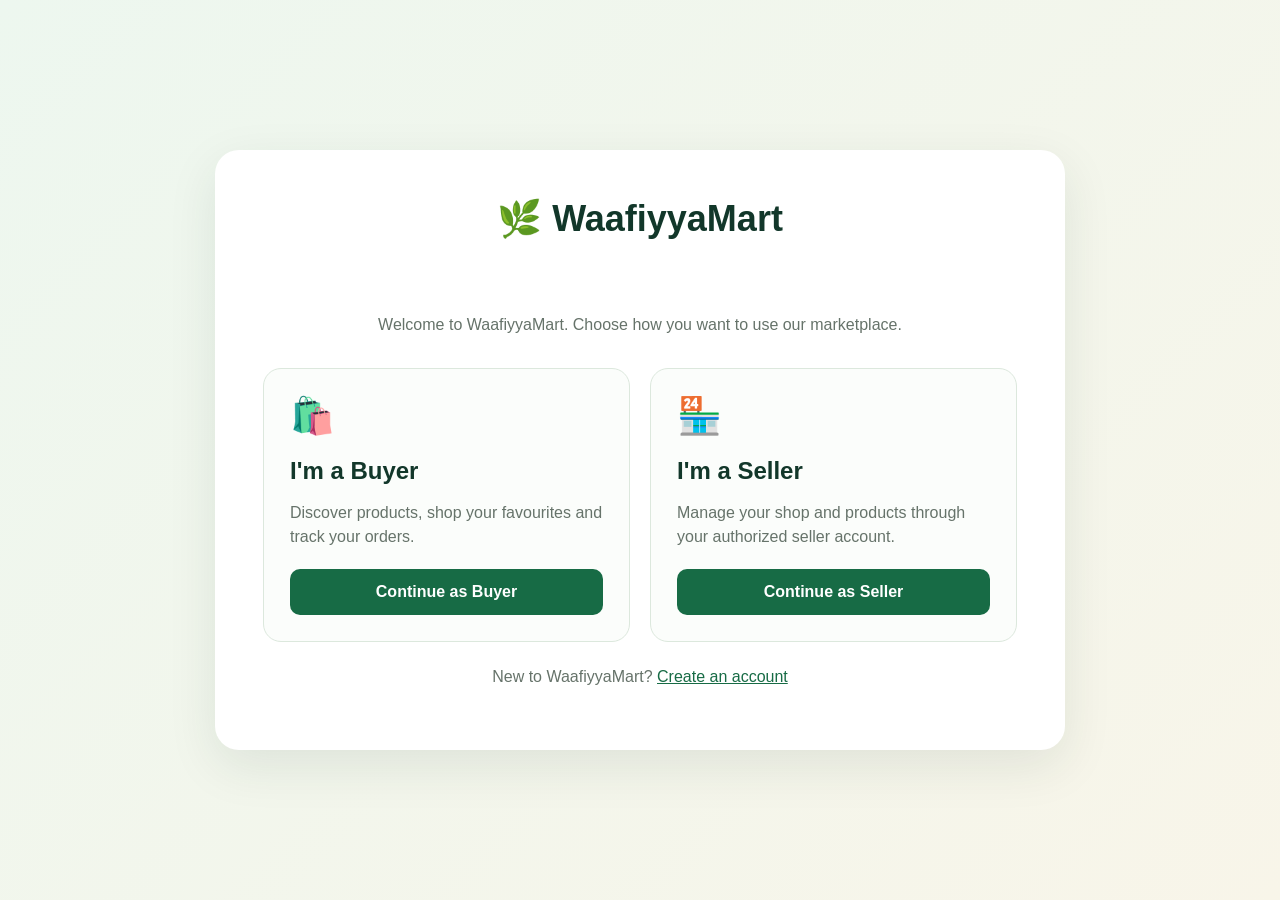
<file: public/index.html>
<!DOCTYPE html>
<html lang="en">
<head>
  <meta charset="UTF-8">
  <meta name="viewport" content="width=device-width, initial-scale=1.0">
  <meta name="theme-color" content="#12372a">
  <title>WaafiyyaMart | Welcome</title>
  <link rel="stylesheet" href="style.css">
  <style>
    .welcome-page {
      min-height: 100vh;
      display: grid;
      place-items: center;
      padding: 24px;
      background: linear-gradient(135deg, #edf7ef, #f8f5e9);
      font-family: Arial, sans-serif;
    }
    .welcome-card {
      width: min(100%, 850px);
      padding: clamp(24px, 5vw, 48px);
      background: #fff;
      border-radius: 24px;
      box-shadow: 0 16px 50px #12372a18;
      text-align: center;
    }
    .welcome-brand {
      color: #12372a;
      font-size: clamp(25px, 5vw, 36px);
      font-weight: 800;
      margin-bottom: 14px;
    }
    .welcome-subtitle {
      color: #66736a;
      line-height: 1.6;
      margin-bottom: 30px;
    }
    .role-options {
      display: grid;
      grid-template-columns: repeat(2, minmax(0, 1fr));
      gap: 20px;
      text-align: left;
    }
    .role-card {
      padding: 26px;
      border: 1px solid #dce8dd;
      border-radius: 18px;
      background: #fbfdfb;
    }
    .role-icon {
      font-size: 36px;
    }
    .role-card h2 {
      color: #12372a;
      margin-bottom: 8px;
    }
    .role-card p {
      color: #66736a;
      line-height: 1.5;
      min-height: 48px;
    }
    .role-button {
      display: block;
      width: 100%;
      box-sizing: border-box;
      padding: 14px;
      margin-top: 20px;
      background: #176b45;
      color: #fff;
      text-decoration: none;
      text-align: center;
      border-radius: 10px;
      font-weight: 700;
    }
    .role-button:hover {
      background: #105536;
    }
    .welcome-footer {
      margin-top: 26px;
      color: #66736a;
    }
    .welcome-footer a {
      color: #176b45;
    }
    @media (max-width: 600px) {
      .role-options { grid-template-columns: 1fr; }
      .role-card p { min-height: 0; }
    }
  </style>
</head>
<body>
  <main class="welcome-page">
    <section class="welcome-card">
      <div class="welcome-brand">🌿 WaafiyyaMart</div>
      <h1>How would you like to continue?</h1>
      <p class="welcome-subtitle">
        Welcome to WaafiyyaMart. Choose how you want to use our marketplace.
      </p>

      <div class="role-options">
        <article class="role-card">
          <div class="role-icon" aria-hidden="true">🛍️</div>
          <h2>I'm a Buyer</h2>
          <p>Discover products, shop your favourites and track your orders.</p>
          <a class="role-button" href="login.html?role=buyer">
            Continue as Buyer
          </a>
        </article>

        <article class="role-card">
          <div class="role-icon" aria-hidden="true">🏪</div>
          <h2>I'm a Seller</h2>
          <p>Manage your shop and products through your authorized seller account.</p>
          <a class="role-button" href="login.html?role=seller">
            Continue as Seller
          </a>
        </article>
      </div>

      <p class="welcome-footer">
        New to WaafiyyaMart?
        <a href="register.html">Create an account</a>
      </p>
    </section>
  </main>
</body>
</html>
</file>
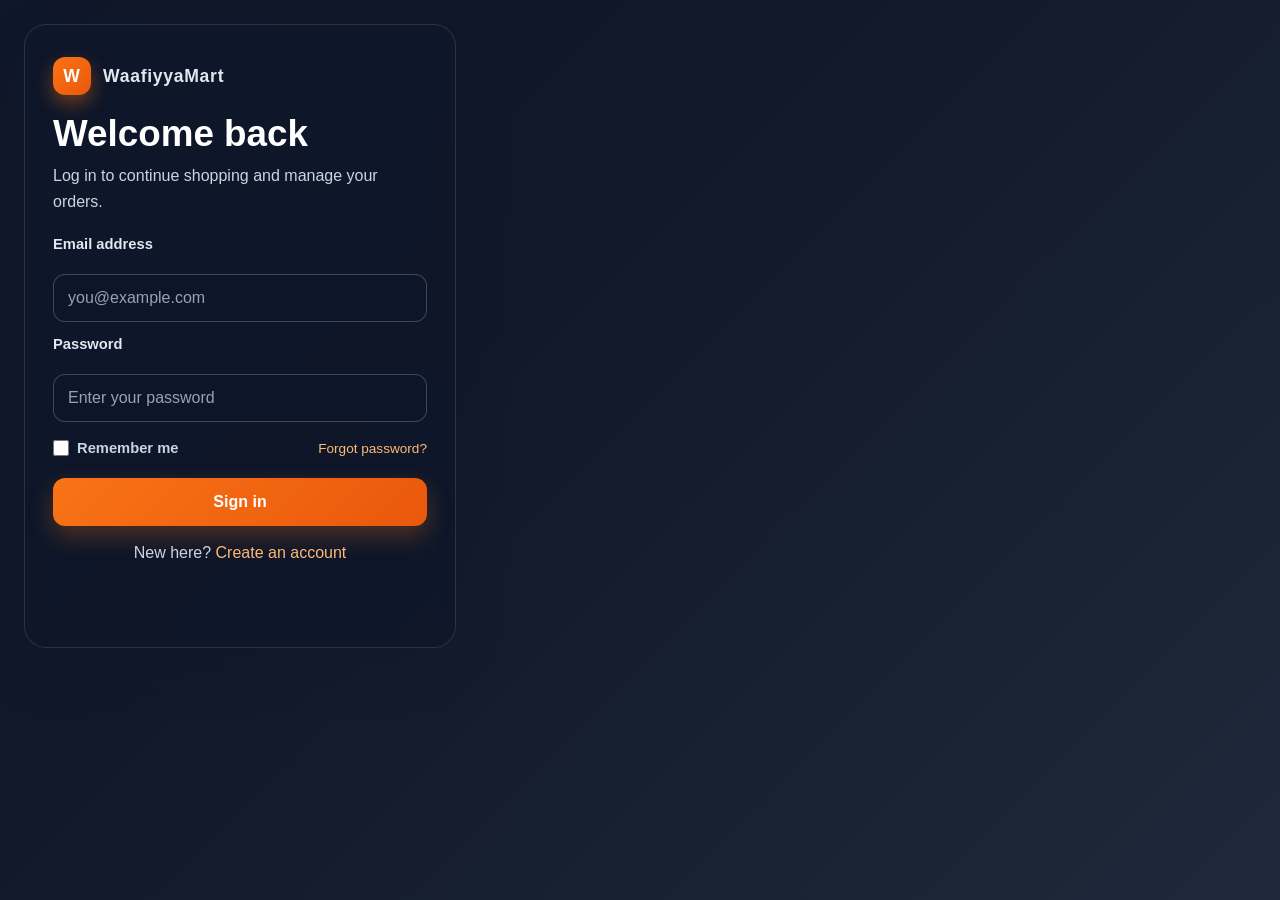
<file: public/login.html>
<!DOCTYPE html>
<html lang="en">
  <head>
    <meta charset="UTF-8" />
    <meta name="viewport" content="width=device-width, initial-scale=1.0" />
    <title>WaafiyyaMart | Login</title>
    <link rel="stylesheet" href="style.css" />
  </head>
  <body>
    <main class="auth-shell">
      <section class="auth-card">
        <div class="brand-row" aria-label="WaafiyyaMart brand">
          <div class="brand-mark">W</div>
          <span>WaafiyyaMart</span>
        </div>

        <h1>Welcome back</h1>
        <p class="subtitle">Log in to continue shopping and manage your orders.</p>

        <form id="loginForm" novalidate>
          <label for="email">Email address</label>
          <input
            id="email"
            name="email"
            type="email"
            placeholder="you@example.com"
            autocomplete="email"
            required
          />

          <label for="password">Password</label>
          <input
            id="password"
            name="password"
            type="password"
            placeholder="Enter your password"
            autocomplete="current-password"
            required
          />

          <div class="form-row">
            <label class="checkbox-row" for="rememberMe">
              <input id="rememberMe" type="checkbox" />
              <span>Remember me</span>
            </label>
            <a href="#" onclick="alert('Password reset is not available yet. Please contact the site administrator.'); return false;">Forgot password?</a>
          </div>

          <button type="submit">Sign in</button>
        </form>

        <p class="switch-text">
          New here?
          <a href="register.html">Create an account</a>
        </p>

        <p id="loginMessage" class="message" role="status" aria-live="polite"></p>
      </section>
    </main>

    <script src="app.js"></script>
  </body>
</html>
</file>
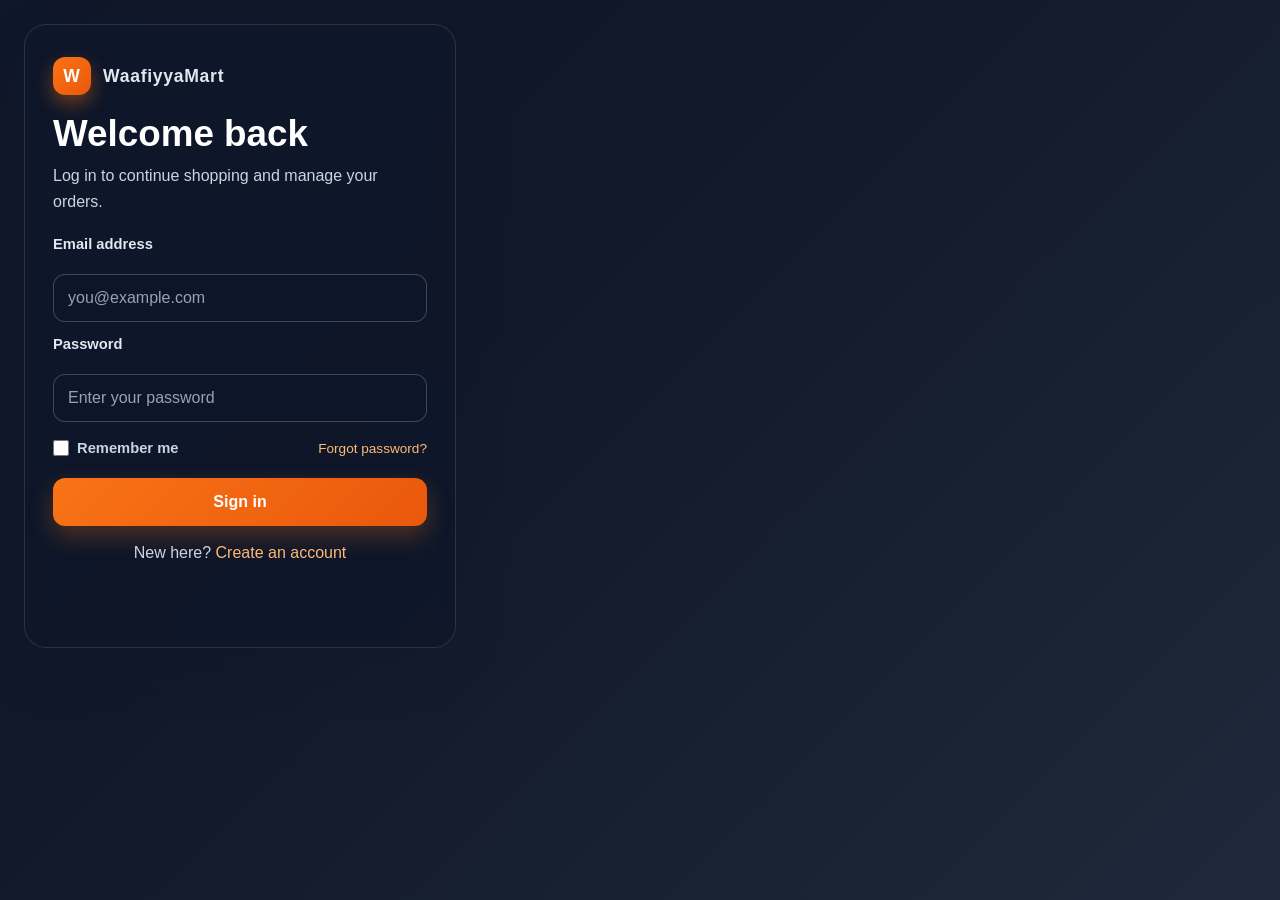
<file: public/order-history.html>
<!DOCTYPE html>
<html lang="en">

<head>
    <meta charset="UTF-8">

    <meta
        name="viewport"
        content="width=device-width, initial-scale=1.0"
    >

    <title>My Orders - WaafiyyaMart</title>

    <style>

        * {
            box-sizing: border-box;
        }


        body {
            margin: 0;

            min-height: 100vh;

            font-family:
                Arial,
                Helvetica,
                sans-serif;

            background:
                #0f172a;

            color:
                #f8fafc;
        }


        .page {
            width: 100%;

            max-width: 1100px;

            margin: 0 auto;

            padding:
                40px 24px 60px;
        }


        .topbar {
            display: flex;

            justify-content: space-between;

            align-items: center;

            gap: 20px;

            margin-bottom: 40px;
        }


        .brand {
            font-size: 28px;

            font-weight: 800;

            color: #ffffff;
        }


        .brand span {
            color: #f97316;
        }


        .top-actions {
            display: flex;

            gap: 12px;

            flex-wrap: wrap;
        }


        .button {
            display: inline-block;

            padding:
                11px 18px;

            border-radius: 10px;

            text-decoration: none;

            font-weight: 700;

            border: 1px solid #334155;

            color: #ffffff;

            background: #172033;

            cursor: pointer;
        }


        .button:hover {
            background: #243047;
        }


        .button.primary {
            background: #f97316;

            border-color: #f97316;
        }


        .button.primary:hover {
            background: #ea580c;
        }


        .heading {
            margin-bottom: 28px;
        }


        .heading .eyebrow {
            margin: 0 0 8px;

            color: #fb923c;

            font-size: 14px;

            font-weight: 800;

            letter-spacing: 2px;

            text-transform: uppercase;
        }


        .heading h1 {
            margin: 0;

            font-size: 42px;

            line-height: 1.1;
        }


        .heading p {
            color: #94a3b8;

            font-size: 17px;

            margin-top: 12px;
        }


        #ordersContainer {
            display: grid;

            gap: 20px;
        }


        .order-card {
            background: #111827;

            border: 1px solid #273449;

            border-radius: 18px;

            padding: 24px;

            box-shadow:
                0 15px 40px
                rgba(0, 0, 0, 0.18);
        }


        .order-header {
            display: flex;

            justify-content: space-between;

            align-items: flex-start;

            gap: 20px;

            padding-bottom: 18px;

            border-bottom:
                1px solid #263247;
        }


        .order-number {
            margin: 0;

            font-size: 22px;

            font-weight: 800;
        }


        .order-date {
            margin-top: 7px;

            color: #94a3b8;

            font-size: 14px;
        }


        .status {
            display: inline-block;

            padding:
                7px 12px;

            border-radius: 999px;

            background: #332315;

            color: #fb923c;

            font-size: 13px;

            font-weight: 800;

            text-transform: capitalize;
        }


        .order-items {
            margin-top: 18px;

            display: grid;

            gap: 10px;
        }


        .order-item {
            display: flex;

            justify-content: space-between;

            align-items: center;

            gap: 20px;

            padding:
                14px 16px;

            background: #172033;

            border-radius: 12px;
        }


        .item-name {
            font-weight: 700;
        }


        .item-details {
            margin-top: 5px;

            color: #94a3b8;

            font-size: 14px;
        }


        .item-price {
            font-weight: 800;

            white-space: nowrap;
        }


        .order-footer {
            display: flex;

            justify-content: flex-end;

            align-items: center;

            margin-top: 20px;

            padding-top: 18px;

            border-top:
                1px solid #263247;
        }


        .order-total {
            font-size: 21px;

            font-weight: 800;
        }


        .empty-state {
            text-align: center;

            padding:
                60px 20px;

            border:
                1px dashed #334155;

            border-radius: 18px;

            background: #111827;
        }


        .empty-state h2 {
            margin-top: 0;
        }


        .empty-state p {
            color: #94a3b8;
        }


        .loading {
            text-align: center;

            padding: 50px;

            color: #94a3b8;
        }


        .error {
            padding: 18px;

            border-radius: 12px;

            background: #3f1d1d;

            border:
                1px solid #7f1d1d;

            color: #fecaca;

            text-align: center;
        }


        @media (max-width: 700px) {

            .page {
                padding:
                    25px 16px 40px;
            }


            .topbar {
                align-items: flex-start;

                flex-direction: column;
            }


            .heading h1 {
                font-size: 34px;
            }


            .order-header {
                flex-direction: column;
            }


            .order-item {
                align-items: flex-start;

                flex-direction: column;
            }


            .order-footer {
                justify-content: flex-start;
            }
        }

    </style>
</head>


<body>

    <main class="page">

        <header class="topbar">

            <div class="brand">
                Waafiyya<span>Mart</span>
            </div>


            <div class="top-actions">

                <a
                    class="button"
                    href="products.html"
                >
                    Back to Shop
                </a>

                <button
                    class="button primary"
                    id="refreshBtn"
                >
                    Refresh Orders
                </button>

            </div>

        </header>


        <section class="heading">

            <p class="eyebrow">
                Account
            </p>

            <h1>
                My Orders
            </h1>

            <p>
                View your previous orders and order details.
            </p>

        </section>


        <section id="ordersContainer">

            <div class="loading">
                Loading your orders...
            </div>

        </section>

    </main>


    <script src="order-history.js"></script>

</body>

</html>
</file>
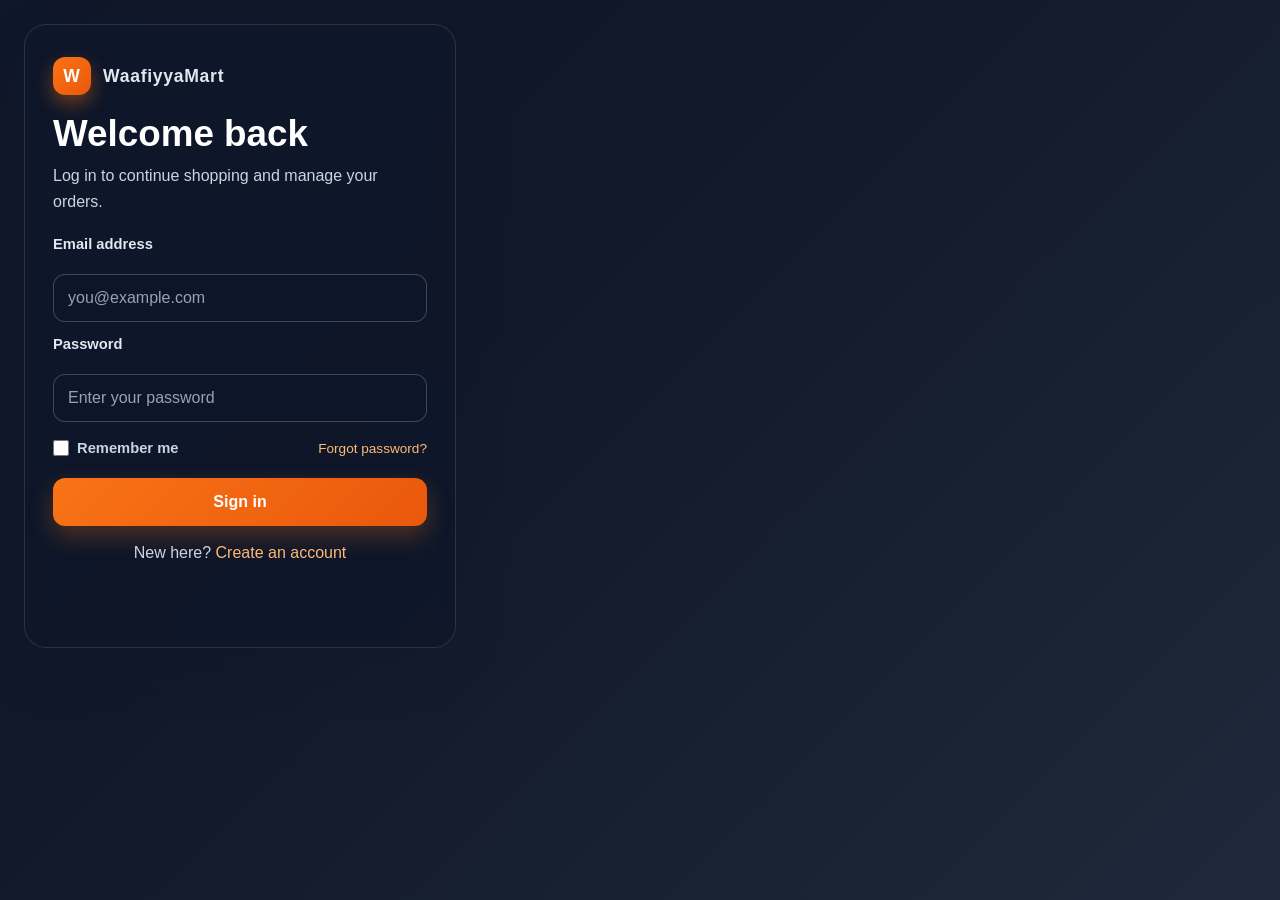
<file: public/products.html>
<!DOCTYPE html>
<html lang="en">

<head>

    <meta charset="UTF-8" />

    <meta
        name="viewport"
        content="width=device-width, initial-scale=1.0"
    />

    <title>WaafiyyaMart | Shop</title>

    <link
        rel="stylesheet"
        href="style.css"
    />

    <style>

        /* --------------------------------------------------
           ORDER HISTORY BUTTON
        -------------------------------------------------- */

        .order-history-btn {
            display: inline-block;

            padding: 10px 16px;

            border-radius: 10px;

            background: #172033;

            border: 1px solid #334155;

            color: #ffffff;

            text-decoration: none;

            font-weight: 700;

            cursor: pointer;

            transition: 0.2s ease;
        }


        .order-history-btn:hover {
            background: #243047;

            border-color: #475569;
        }


        /* Keep header buttons aligned */

        .header-actions {
            display: flex;

            align-items: center;

            gap: 12px;
        }

    </style>

</head>


<body data-page="shop">


    <!-- --------------------------------------------------
         HEADER
    -------------------------------------------------- -->

    <header class="shop-header">

        <div class="brand-row">

            <div class="brand-mark">
                W
            </div>

            <span>
                WaafiyyaMart
            </span>

        </div>


        <div class="header-actions">

            <span id="userLabel">
                Guest
            </span>


            <!-- ORDER HISTORY BUTTON -->

            <a
                href="order-history.html"
                class="order-history-btn"
            >
                Order History
            </a>


            <!-- LOGOUT BUTTON -->

            <button
                id="logoutBtn"
                class="secondary-btn"
                type="button"
            >
                Logout
            </button>

        </div>

    </header>


    <!-- --------------------------------------------------
         MAIN SHOP AREA
    -------------------------------------------------- -->

    <main class="shop-layout">


        <!-- --------------------------------------------------
             PRODUCTS
        -------------------------------------------------- -->

        <section class="products-panel">

            <div class="section-head">

                <div>

                    <p class="eyebrow">
                        Browse products
                    </p>

                    <h1>
                        Featured items
                    </h1>

                </div>

            </div>

            <div class="product-filters" role="search" aria-label="Filter products">
                <label for="productSearch">Search products</label>
                <input
                    id="productSearch"
                    type="search"
                    placeholder="Search by name or description"
                    autocomplete="off"
                />
                <label for="categoryFilter">Category</label>
                <select id="categoryFilter">
                    <option value="">All categories</option>
                </select>
            </div>

            <div
                id="productGrid"
                class="product-grid"
            ></div>

        </section>


        <!-- --------------------------------------------------
             CART
        -------------------------------------------------- -->

        <aside class="cart-panel">

            <h2>
                Cart
            </h2>


            <div class="cart-summary">

                <span>
                    Items
                </span>

                <strong id="cartCount">
                    0
                </strong>

            </div>


            <ul
                id="cartItems"
                class="cart-items"
            ></ul>


            <div class="order-total">

                <span>
                    Total
                </span>

                <strong id="cartTotal">
                    $0.00
                </strong>

            </div>


            <button
                id="placeOrderBtn"
                class="primary-btn"
                type="button"
            >
                Place order
            </button>


            <p
                id="orderMessage"
                class="message"
                role="status"
                aria-live="polite"
            ></p>

        </aside>

    </main>


    <!-- --------------------------------------------------
         JAVASCRIPT
    -------------------------------------------------- -->

    <script src="app.js"></script>

</body>

</html>
</file>
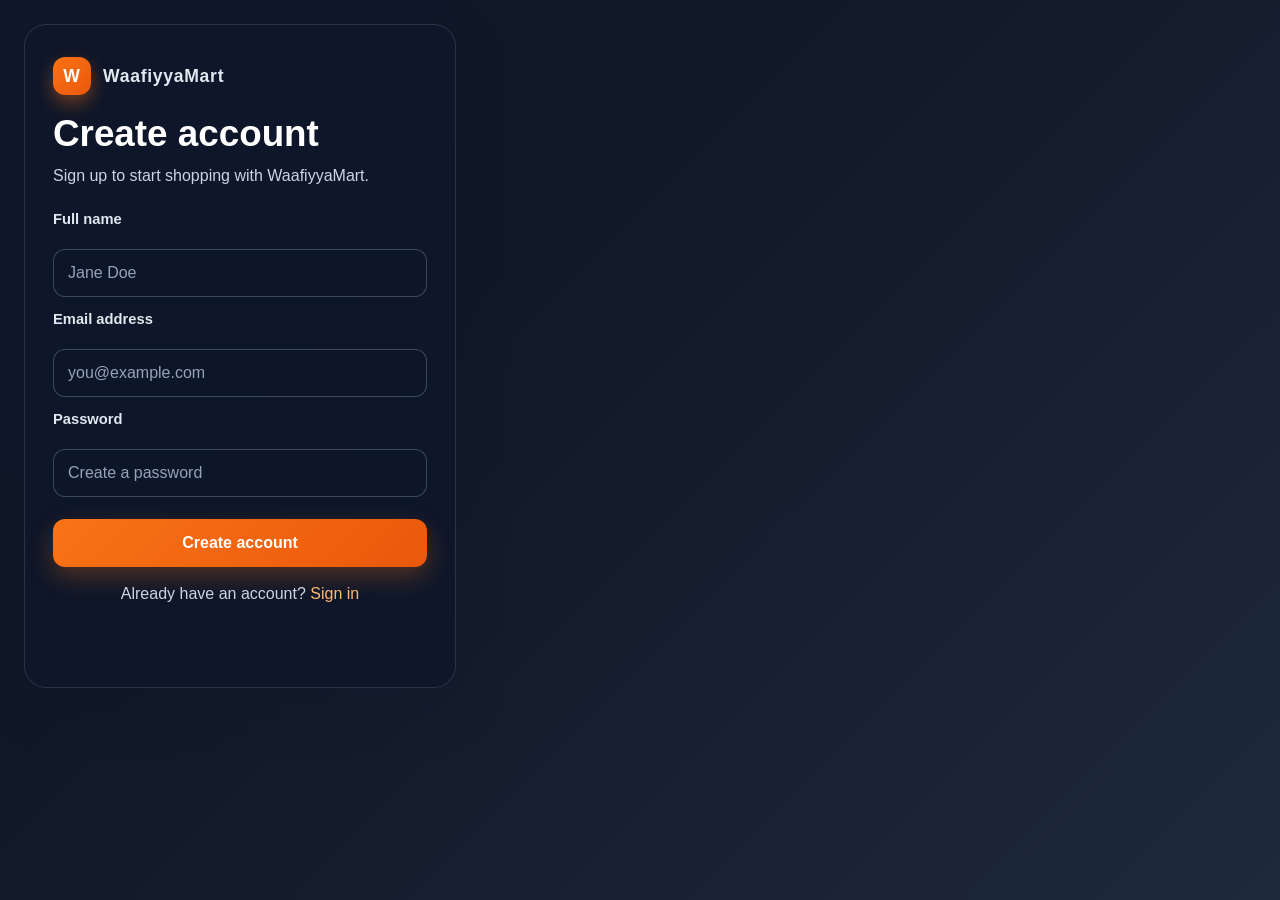
<file: public/register.html>
<!DOCTYPE html>
<html lang="en">
  <head>
    <meta charset="UTF-8" />
    <meta name="viewport" content="width=device-width, initial-scale=1.0" />
    <title>WaafiyyaMart | Register</title>
    <link rel="stylesheet" href="style.css" />
  </head>
  <body>
    <main class="auth-shell">
      <section class="auth-card">
        <div class="brand-row" aria-label="WaafiyyaMart brand">
          <div class="brand-mark">W</div>
          <span>WaafiyyaMart</span>
        </div>

        <h1>Create account</h1>
        <p class="subtitle">Sign up to start shopping with WaafiyyaMart.</p>

        <form id="registerForm" novalidate>
          <label for="fullName">Full name</label>
          <input id="fullName" name="fullName" type="text" placeholder="Jane Doe" autocomplete="name" required />

          <label for="email">Email address</label>
          <input id="email" name="email" type="email" placeholder="you@example.com" autocomplete="email" required />

          <label for="password">Password</label>
          <input id="password" name="password" type="password" placeholder="Create a password" autocomplete="new-password" required />

          <button type="submit">Create account</button>
        </form>

        <p class="switch-text">
          Already have an account?
          <a href="login.html">Sign in</a>
        </p>

        <p id="registerMessage" class="message" role="status" aria-live="polite"></p>
      </section>
    </main>

    <script src="app.js"></script>
  </body>
</html>
</file>
<file: public/style.css>
:root {
  --bg-dark: #0f172a;
  --bg-light: #f8fafc;
  --card-bg: rgba(15, 23, 42, 0.85);
  --card-border: rgba(148, 163, 184, 0.2);
  --primary: #f97316;
  --primary-dark: #ea580c;
  --text: #e2e8f0;
  --muted: #cbd5e1;
  --input-bg: rgba(15, 23, 42, 0.65);
  --input-border: rgba(148, 163, 184, 0.35);
  --success: #22c55e;
  --error: #f87171;
  --panel-bg: rgba(15, 23, 42, 0.72);
  --shadow: 0 20px 45px rgba(15, 23, 42, 0.38);
}

* {
  box-sizing: border-box;
}

body {
  margin: 0;
  min-height: 100vh;
  font-family: Arial, Helvetica, sans-serif;
  background: linear-gradient(135deg, #0f172a 0%, #111827 35%, #1e293b 100%);
  color: var(--text);
}

body[data-page='auth'] {
  display: grid;
  place-items: center;
}

.auth-shell {
  width: min(100%, 480px);
  padding: 24px;
}

.auth-card {
  background: var(--card-bg);
  border: 1px solid var(--card-border);
  border-radius: 22px;
  padding: 32px 28px;
  box-shadow: var(--shadow);
  backdrop-filter: blur(8px);
}

.brand-row {
  display: flex;
  align-items: center;
  gap: 12px;
  margin-bottom: 18px;
  font-size: 1.1rem;
  font-weight: 700;
  letter-spacing: 0.04em;
}

.brand-mark {
  width: 38px;
  height: 38px;
  border-radius: 12px;
  display: grid;
  place-items: center;
  background: linear-gradient(135deg, var(--primary), var(--primary-dark));
  color: white;
  font-weight: 800;
  box-shadow: 0 8px 18px rgba(249, 115, 22, 0.4);
}

h1 {
  margin: 0;
  font-size: clamp(2rem, 3vw, 2.3rem);
  color: white;
}

.subtitle {
  margin: 8px 0 22px;
  color: var(--muted);
  line-height: 1.6;
}

form {
  display: flex;
  flex-direction: column;
  gap: 14px;
}

label {
  font-size: 0.92rem;
  font-weight: 600;
  color: var(--text);
}

input {
  width: 100%;
  border: 1px solid var(--input-border);
  border-radius: 12px;
  background: var(--input-bg);
  color: white;
  padding: 14px 14px;
  font-size: 1rem;
  margin-top: 8px;
}

input::placeholder {
  color: #94a3b8;
}

input:focus {
  outline: 2px solid rgba(249, 115, 22, 0.45);
  border-color: var(--primary);
}

.form-row {
  display: flex;
  justify-content: space-between;
  align-items: center;
  gap: 12px;
  margin-top: 4px;
  font-size: 0.85rem;
}

.checkbox-row {
  display: inline-flex;
  align-items: center;
  gap: 8px;
  color: var(--muted);
}

.checkbox-row input {
  width: 16px;
  height: 16px;
  margin: 0;
}

form a,
.switch-text a {
  color: #fdba74;
  text-decoration: none;
}

button {
  margin-top: 8px;
  border: none;
  border-radius: 12px;
  background: linear-gradient(135deg, var(--primary), var(--primary-dark));
  color: white;
  font-size: 1rem;
  font-weight: 700;
  padding: 15px 18px;
  cursor: pointer;
  transition: transform 0.2s ease, box-shadow 0.2s ease;
  box-shadow: 0 10px 24px rgba(249, 115, 22, 0.28);
}

button:hover {
  transform: translateY(-1px);
}

.secondary-btn {
  background: transparent;
  border: 1px solid rgba(255, 255, 255, 0.2);
  box-shadow: none;
}

.switch-text {
  margin: 18px 0 0;
  text-align: center;
  color: var(--muted);
}

.message {
  min-height: 22px;
  margin-top: 16px;
  font-size: 0.92rem;
  text-align: center;
}

.message.success {
  color: var(--success);
}

.message.error {
  color: var(--error);
}

.shop-header {
  display: flex;
  justify-content: space-between;
  align-items: center;
  padding: 20px 32px;
  border-bottom: 1px solid rgba(148, 163, 184, 0.18);
  background: rgba(15, 23, 42, 0.4);
}

.header-actions {
  display: flex;
  align-items: center;
  gap: 12px;
}

.shop-layout {
  display: grid;
  grid-template-columns: minmax(0, 2.2fr) minmax(280px, 0.8fr);
  gap: 24px;
  padding: 32px;
}

.products-panel,
.cart-panel {
  background: var(--panel-bg);
  border: 1px solid var(--card-border);
  border-radius: 20px;
  box-shadow: var(--shadow);
}

.products-panel {
  padding: 24px;
}

.cart-panel {
  padding: 24px 20px;
}

.section-head {
  margin-bottom: 24px;
}

.eyebrow {
  font-size: 0.8rem;
  letter-spacing: 0.12em;
  text-transform: uppercase;
  color: #fdba74;
  margin: 0 0 8px;
}

.product-grid {
  display: grid;
  grid-template-columns: repeat(auto-fit, minmax(220px, 1fr));
  gap: 18px;
}

.product-card {
  display: flex;
  flex-direction: column;
  background: rgba(15, 23, 42, 0.7);
  border: 1px solid rgba(148, 163, 184, 0.16);
  border-radius: 18px;
  overflow: hidden;
  min-width: 0;
}

.product-card img {
  width: 100%;
  height: 200px;
  flex: 0 0 200px;
  object-fit: cover;
  display: block;
  background: #e2e8f0;
}

.product-info {
  display: flex;
  flex: 1;
  flex-direction: column;
  padding: 16px;
}

.product-info .product-footer {
  margin-top: auto;
}

.product-info h3 {
  margin: 8px 0 8px;
  color: white;
}

.product-info p {
  margin: 0 0 16px;
  color: var(--muted);
  line-height: 1.5;
}

.product-tag {
  display: inline-block;
  padding: 6px 10px;
  border-radius: 999px;
  background: rgba(249, 115, 22, 0.15);
  color: #fdba74;
  font-size: 0.74rem;
}

.product-footer {
  display: flex;
  justify-content: space-between;
  align-items: center;
  gap: 12px;
}

.product-filters {
  display: grid;
  grid-template-columns: auto minmax(160px, 1fr) auto minmax(150px, 220px);
  align-items: center;
  gap: 10px;
  margin: 0 0 20px;
}

.product-filters label {
  color: var(--muted);
}

.product-filters input,
.product-filters select {
  min-width: 0;
  border: 1px solid var(--input-border);
  border-radius: 10px;
  background: var(--input-bg);
  color: white;
  padding: 11px 12px;
  font-size: 1rem;
}

.product-filters select option {
  color: #0f172a;
}

.add-btn,
.remove-btn,
.primary-btn {
  padding: 10px 12px;
  border-radius: 10px;
  border: none;
  cursor: pointer;
  font-weight: 700;
}

.add-btn,
.primary-btn {
  background: linear-gradient(135deg, var(--primary), var(--primary-dark));
  color: white;
}

.remove-btn {
  background: rgba(248, 113, 113, 0.12);
  color: #fecaca;
}

.cart-summary,
.order-total {
  display: flex;
  justify-content: space-between;
  align-items: center;
  margin: 18px 0;
}

.cart-items {
  list-style: none;
  padding: 0;
  margin: 0;
  display: flex;
  flex-direction: column;
  gap: 12px;
}

.cart-item {
  display: flex;
  justify-content: space-between;
  align-items: center;
  gap: 12px;
  background: rgba(15, 23, 42, 0.7);
  border: 1px solid rgba(148, 163, 184, 0.12);
  border-radius: 12px;
  padding: 12px 10px;
}

.cart-item div {
  display: flex;
  flex-direction: column;
  gap: 6px;
}

.empty-state {
  color: var(--muted);
  text-align: center;
  padding: 18px 12px;
}

@media (max-width: 920px) {
  .shop-layout {
    grid-template-columns: 1fr;
  }
}

@media (max-width: 640px) {
  .product-filters {
    grid-template-columns: 1fr;
  }
}

@media (max-width: 480px) {
  .auth-card,
  .products-panel,
  .cart-panel {
    padding: 24px 20px;
  }

  .shop-header {
    padding: 18px 16px;
    flex-direction: column;
    align-items: flex-start;
    gap: 12px;
  }

  .form-row {
    flex-direction: column;
    align-items: flex-start;
  }
}
</file>
